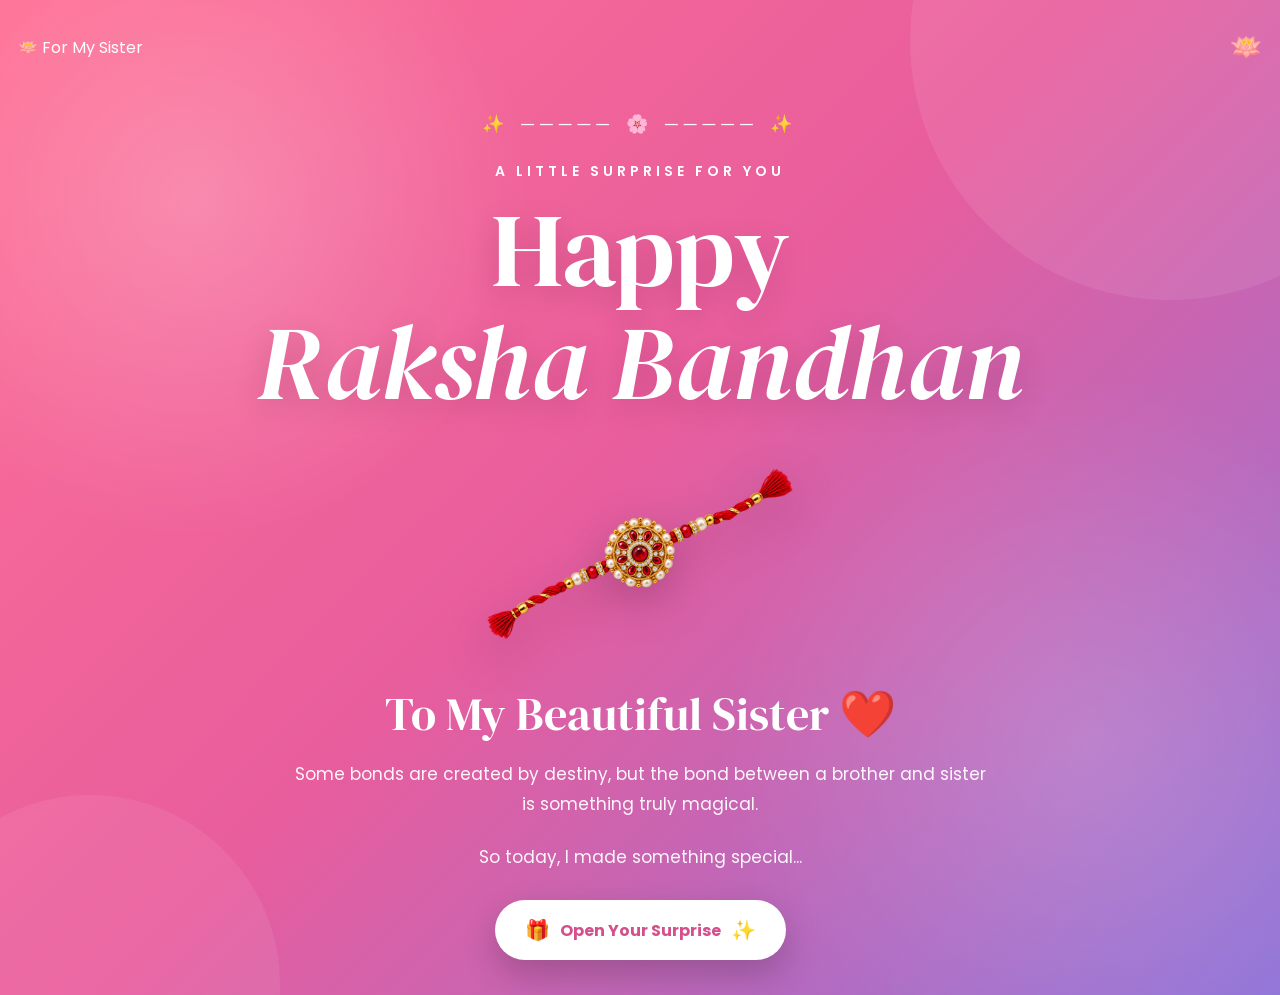
<file: index.html>
<!DOCTYPE html>
<html lang="en">

<head>
    <meta charset="UTF-8">

    <meta name="viewport"
          content="width=device-width, initial-scale=1.0">

    <title>Happy Raksha Bandhan ❤️</title>

    <link rel="preconnect"
          href="https://fonts.googleapis.com">

    <link rel="preconnect"
          href="https://fonts.gstatic.com"
          crossorigin>

    <link href="https://fonts.googleapis.com/css2?family=DM+Serif+Display:ital@0;1&family=Poppins:wght@300;400;500;600;700&display=swap"
          rel="stylesheet">

    <link rel="stylesheet"
          href="./styles.css">
</head>


<body>

    <!-- Floating decorations -->

    <div class="floating-elements">

        <span>❤️</span>
        <span>✨</span>
        <span>🌸</span>
        <span>💗</span>
        <span>✨</span>
        <span>🌸</span>
        <span>❤️</span>
        <span>💫</span>

    </div>


    <!-- Navbar -->

    <nav class="navbar">

        <div class="logoi">
            🪷 For My Sister
        </div>

        <div class="nav-rakhi">
            🪷
        </div>

    </nav>


    <!-- Main Hero -->

    <section class="hero">

        <div class="hero-content">


            <!-- Decoration -->

            <div class="top-decoration">
                ✨ ───── 🌸 ───── ✨
            </div>


            <!-- Small Heading -->

            <div class="small-heading">
                A LITTLE SURPRISE FOR YOU
            </div>


            <!-- Main Heading -->

            <h1>

                Happy

                <span>
                    Raksha Bandhan
                </span>

            </h1>


            <!-- Rakhi -->

            <div class="rakhi-icon">

                <img
                    src="images/rakhi.png"
                    alt="Beautiful Raksha Bandhan Rakhi">

            </div>


            <!-- Sister Text -->

            <h2>
                To My Beautiful Sister ❤️
            </h2>


            <!-- Description -->

            <p class="hero-description">

                Some bonds are created by destiny,
                but the bond between a brother and
                sister is something truly magical.

            </p>


            <p class="hero-description special-line">

                So today, I made something special...

            </p>


            <!-- Surprise Button -->

            <a
                href="surprise.html"
                class="surprise-button">

                <span>🎁</span>

                Open Your Surprise

                <span>✨</span>

            </a>


        </div>

    </section>


    <script src="script.js"></script>

</body>

</html>
</file>
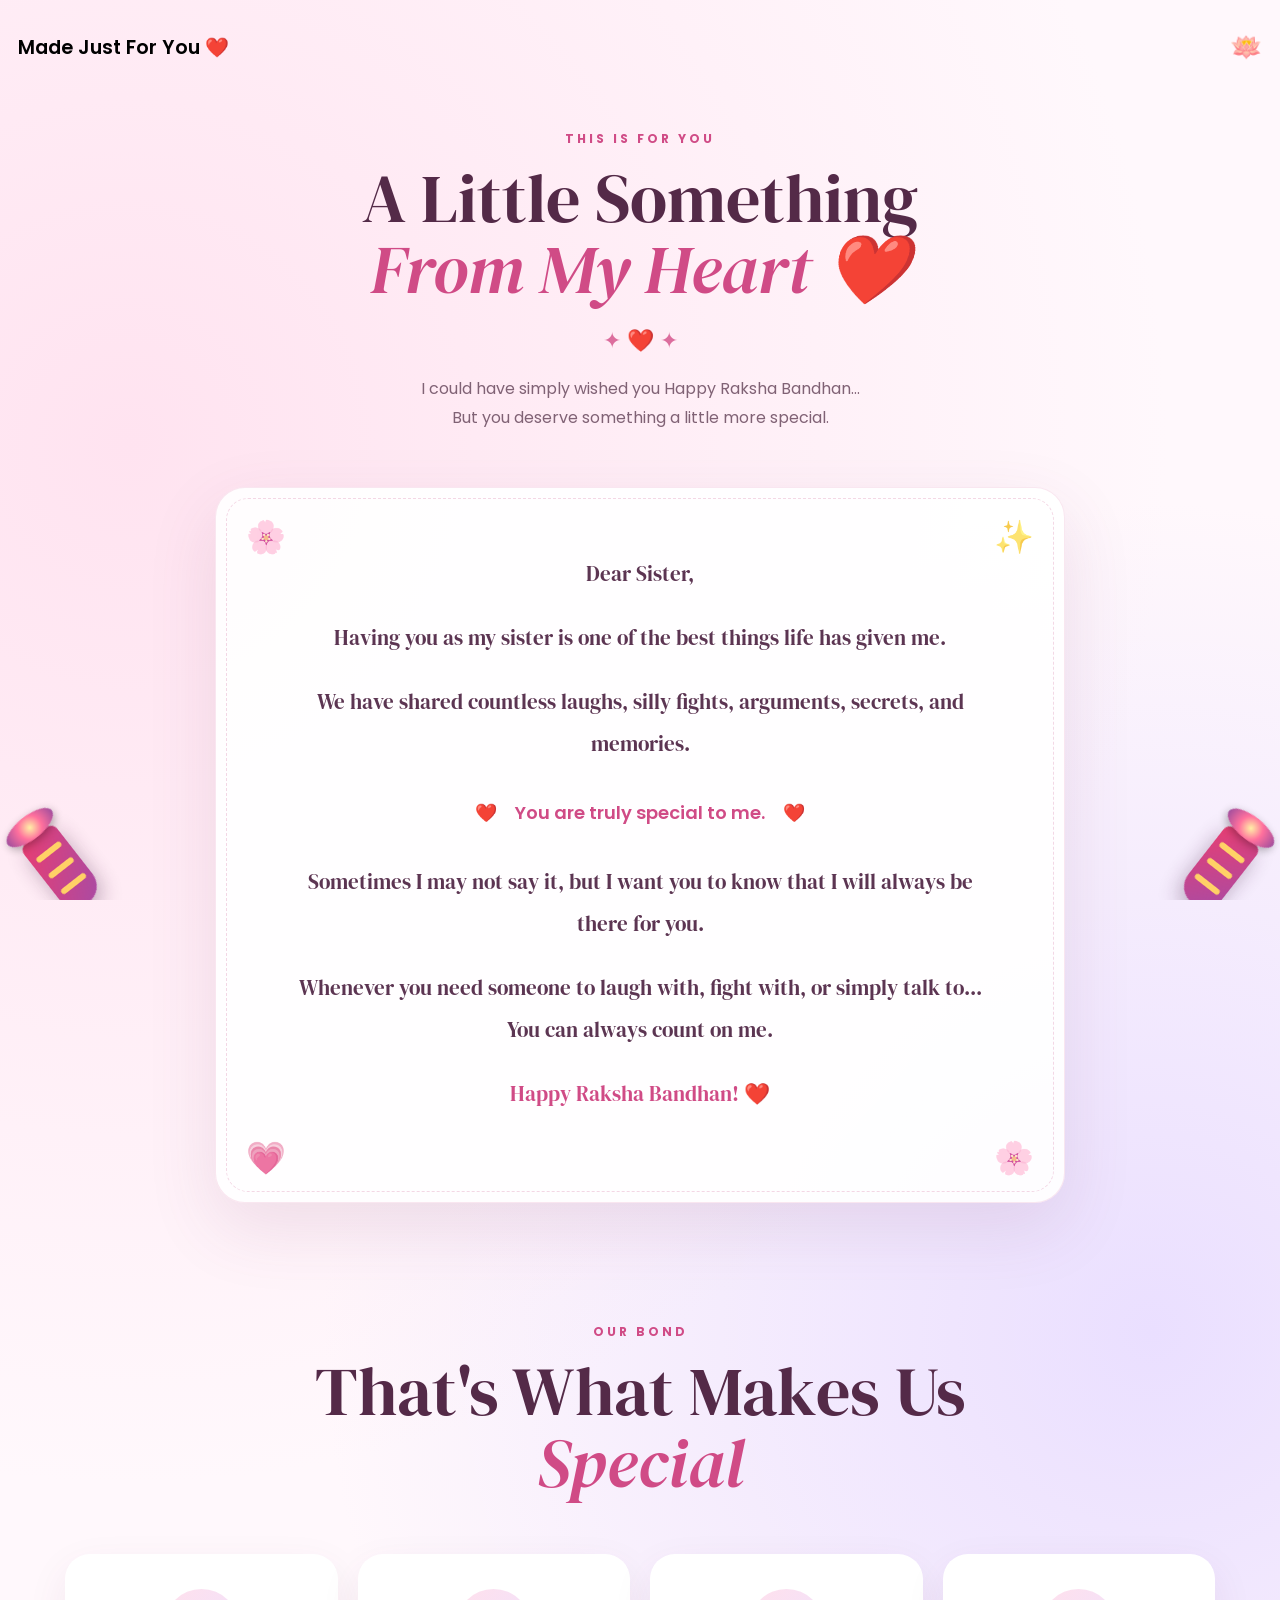
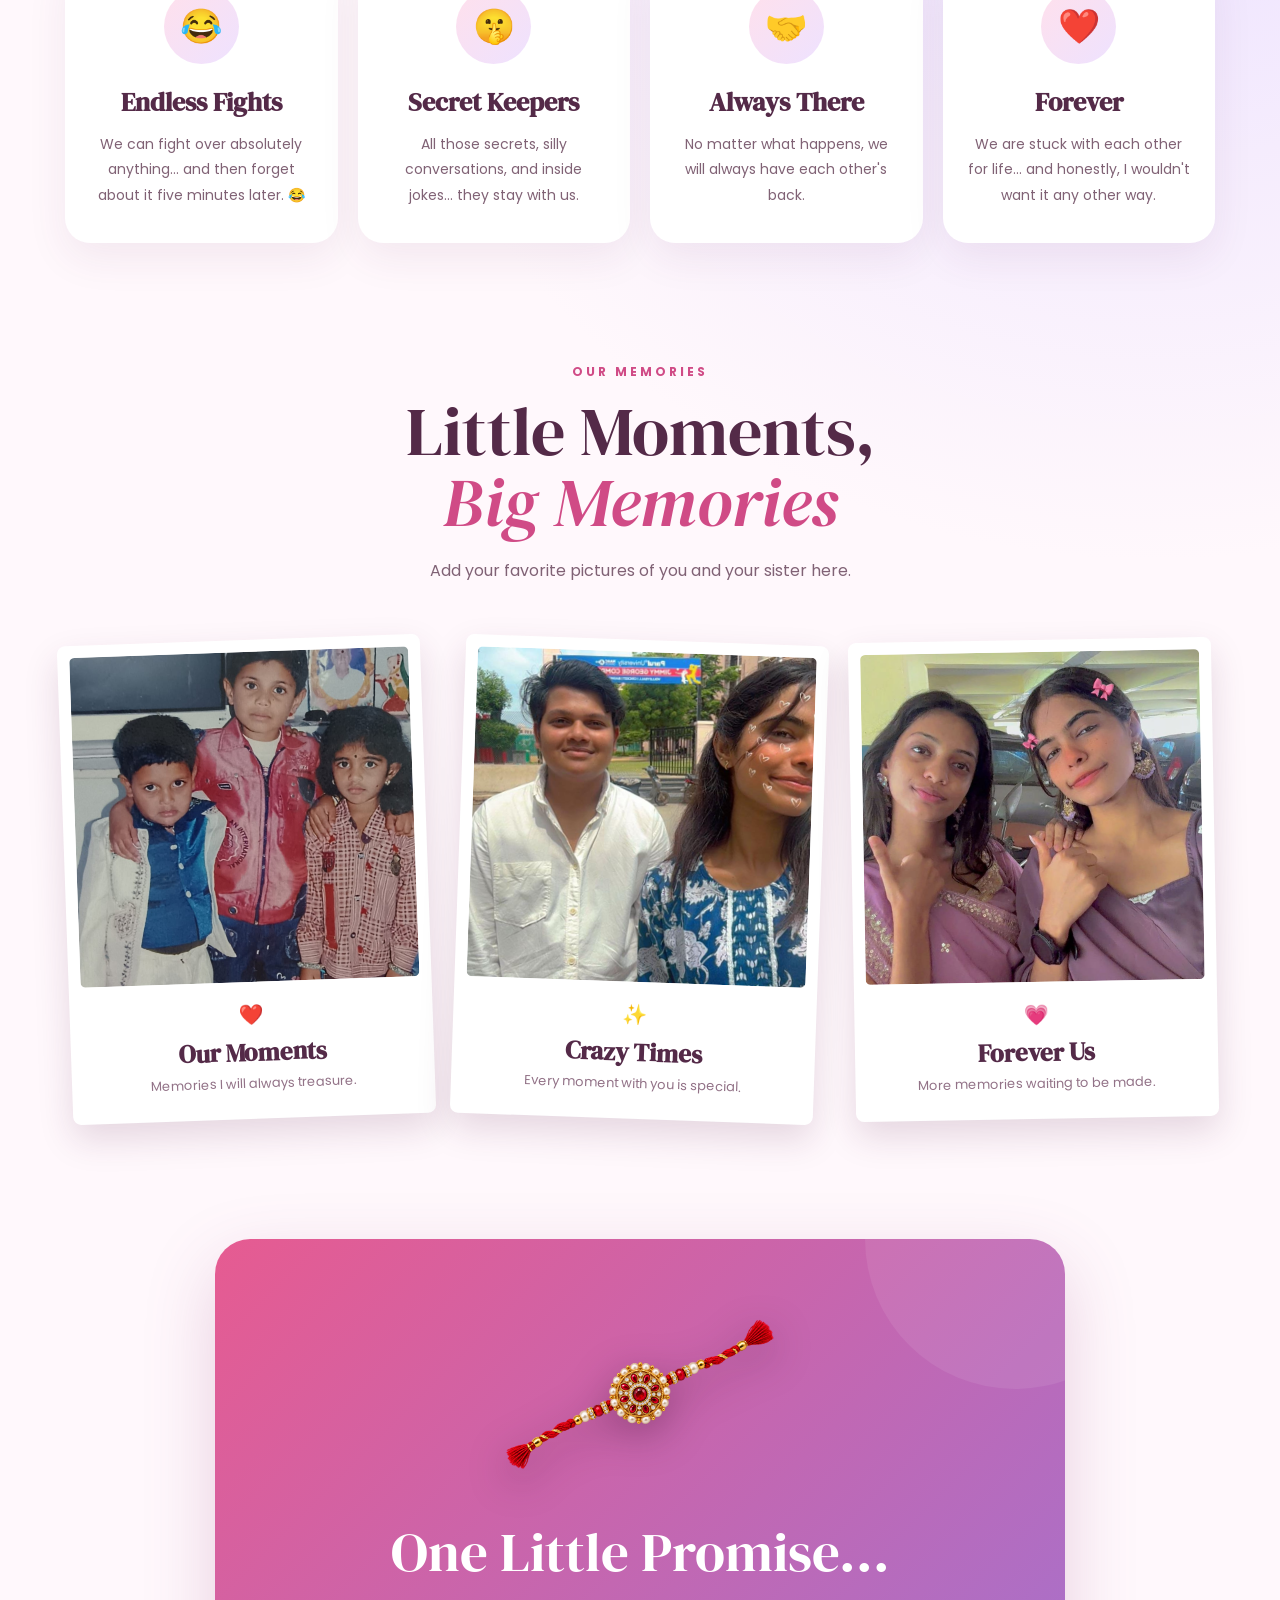
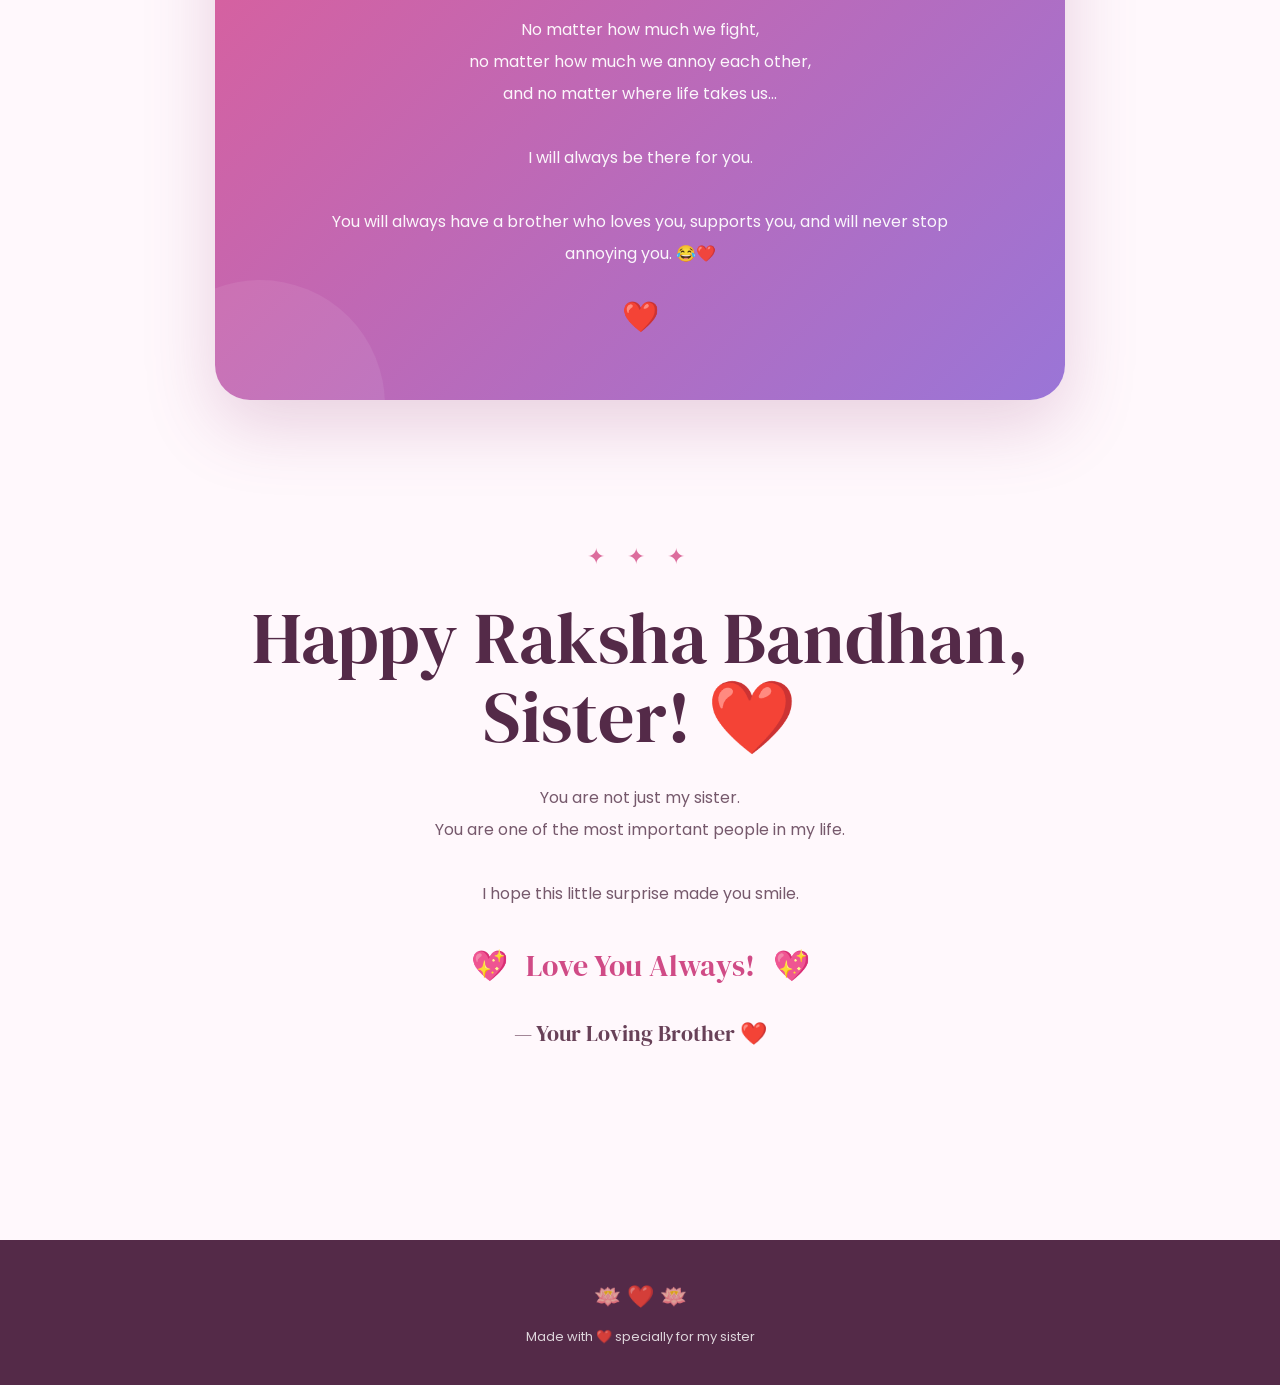
<file: surprise.html>
<!DOCTYPE html>
<html lang="en">

<head>

    <meta charset="UTF-8">

    <meta
        name="viewport"
        content="width=device-width, initial-scale=1.0">

    <title>Your Surprise ❤️</title>

    <link
        rel="preconnect"
        href="https://fonts.googleapis.com">

    <link
        rel="preconnect"
        href="https://fonts.gstatic.com"
        crossorigin>

    <link
        href="https://fonts.googleapis.com/css2?family=DM+Serif+Display:ital@0;1&family=Poppins:wght@300;400;500;600;700&display=swap"
        rel="stylesheet">

    <!-- IMPORTANT -->
    <link
        rel="stylesheet"
        href="./styles.css">

</head>


<body>


    <!-- =================================================
         PARTY POPPER AREA
         JavaScript will create the confetti here
    ================================================== -->

    <div
        id="partyPopper"
        class="party-popper">

        <div class="popper popper-left">

            <div class="popper-body"></div>

            <div class="popper-opening"></div>

        </div>


        <div class="popper popper-right">

            <div class="popper-body"></div>

            <div class="popper-opening"></div>

        </div>


        <div class="confetti-container"></div>

    </div>



    <!-- =================================================
         FLOATING BACKGROUND
    ================================================== -->

    <div class="floating-elements">

        <span>❤️</span>
        <span>✨</span>
        <span>🌸</span>
        <span>💗</span>
        <span>✨</span>
        <span>🌸</span>
        <span>❤️</span>
        <span>💫</span>

    </div>



    <!-- =================================================
         NAVBAR
    ================================================== -->

    <nav class="navbar">

        <div class="logi">
            Made Just For You ❤️
        </div>

        <div class="nav-rakhi">
            🪷
        </div>

    </nav>



    <!-- =================================================
         MAIN
    ================================================== -->

    <main class="surprise-section">

        <div class="section-container">



            <!-- =================================================
                 INTRO
            ================================================== -->

            <section class="section-heading">

                <div class="section-label">
                    THIS IS FOR YOU
                </div>


                <h1>

                    A Little Something

                    <span>
                        From My Heart ❤️
                    </span>

                </h1>


                <div class="heading-line">
                    ✦ ❤️ ✦
                </div>


                <p class="section-description">

                    I could have simply wished you
                    Happy Raksha Bandhan...

                    <br>

                    But you deserve something
                    a little more special.

                </p>

            </section>



            <!-- =================================================
                 LETTER
            ================================================== -->

            <section class="letter-card">


                <!-- Decorations -->

                <div class="letter-decoration top-left">
                    🌸
                </div>

                <div class="letter-decoration top-right">
                    ✨
                </div>

                <div class="letter-decoration bottom-left">
                    💗
                </div>

                <div class="letter-decoration bottom-right">
                    🌸
                </div>



                <!-- Letter -->

                <div class="letter-content">


                    <p>
                        Dear Sister,
                    </p>


                    <p>

                        Having you as my sister is
                        one of the best things life
                        has given me.

                    </p>


                    <p>

                        We have shared countless
                        laughs, silly fights,
                        arguments, secrets,
                        and memories.

                    </p>


                    <div class="special-message">

                        <span>❤️</span>

                        You are truly special to me.

                        <span>❤️</span>

                    </div>


                    <p>

                        Sometimes I may not say it,
                        but I want you to know that
                        I will always be there for you.

                    </p>


                    <p>

                        Whenever you need someone
                        to laugh with, fight with,
                        or simply talk to...

                        <br>

                        You can always count on me.

                    </p>


                    <p class="letter-ending">

                        Happy Raksha Bandhan! ❤️

                    </p>

                </div>

            </section>



            <!-- =================================================
                 OUR BOND
            ================================================== -->

            <section class="bond-section">


                <div class="section-heading">

                    <div class="section-label">
                        OUR BOND
                    </div>


                    <h2>

                        That's What Makes Us

                        <span>
                            Special
                        </span>

                    </h2>

                </div>



                <div class="bond-cards">


                    <!-- Card 1 -->

                    <div class="bond-card">

                        <div class="bond-icon">
                            😂
                        </div>


                        <h3>
                            Endless Fights
                        </h3>


                        <p>

                            We can fight over
                            absolutely anything...

                            and then forget about it
                            five minutes later. 😂

                        </p>

                    </div>



                    <!-- Card 2 -->

                    <div class="bond-card">

                        <div class="bond-icon">
                            🤫
                        </div>


                        <h3>
                            Secret Keepers
                        </h3>


                        <p>

                            All those secrets,
                            silly conversations,
                            and inside jokes...

                            they stay with us.

                        </p>

                    </div>



                    <!-- Card 3 -->

                    <div class="bond-card">

                        <div class="bond-icon">
                            🤝
                        </div>


                        <h3>
                            Always There
                        </h3>


                        <p>

                            No matter what happens,
                            we will always have
                            each other's back.

                        </p>

                    </div>



                    <!-- Card 4 -->

                    <div class="bond-card">

                        <div class="bond-icon">
                            ❤️
                        </div>


                        <h3>
                            Forever
                        </h3>


                        <p>

                            We are stuck with each
                            other for life...

                            and honestly,
                            I wouldn't want it any other way.

                        </p>

                    </div>


                </div>

            </section>



            <!-- =================================================
                 MEMORIES
            ================================================== -->

            <section class="memory-section">


                <div class="section-heading">

                    <div class="section-label">
                        OUR MEMORIES
                    </div>


                    <h2>

                        Little Moments,

                        <span>
                            Big Memories
                        </span>

                    </h2>


                    <p class="section-description">

                        Add your favorite pictures
                        of you and your sister here.

                    </p>

                </div>



                <div class="memory-grid">


                    <!-- PHOTO 1 -->

                    <div class="memory-photo">

                        <div class="photo-frame">

                            <img
                                src="images/photo1.jpg"
                                alt="Beautiful memory">

                        </div>


                        <div class="photo-caption">

                            <span>
                                ❤️
                            </span>


                            <h3>
                                Our Moments
                            </h3>


                            <p>
                                Memories I will always treasure.
                            </p>

                        </div>

                    </div>



                    <!-- PHOTO 2 -->

                    <div class="memory-photo">

                        <div class="photo-frame">

                            <img
                                src="images/photo2.jpg"
                                alt="Beautiful memory">

                        </div>


                        <div class="photo-caption">

                            <span>
                                ✨
                            </span>


                            <h3>
                                Crazy Times
                            </h3>


                            <p>
                                Every moment with you is special.
                            </p>

                        </div>

                    </div>



                    <!-- PHOTO 3 -->

                    <div class="memory-photo">

                        <div class="photo-frame">

                            <img
                                src="images/photo3.jpg"
                                alt="Beautiful memory">

                        </div>


                        <div class="photo-caption">

                            <span>
                                💗
                            </span>


                            <h3>
                                Forever Us
                            </h3>


                            <p>
                                More memories waiting to be made.
                            </p>

                        </div>

                    </div>


                </div>

            </section>



            <!-- =================================================
                 ONE LITTLE PROMISE
            ================================================== -->

            <section class="promise-section">


                <div class="promise-card">


                    <!-- REAL RAKHI -->

                    <div class="promise-rakhi">

                        <img
                            src="images/rakhi.png"
                            alt="Traditional Raksha Bandhan Rakhi">

                    </div>



                    <h2>
                        One Little Promise...
                    </h2>



                    <p>

                        No matter how much we fight,

                        <br>

                        no matter how much we
                        annoy each other,

                        <br>

                        and no matter where life
                        takes us...

                        <br><br>

                        I will always be there for you.

                        <br><br>

                        You will always have a brother
                        who loves you, supports you,
                        and will never stop annoying you. 😂❤️

                    </p>



                    <div class="promise-heart">
                        ❤️
                    </div>


                </div>

            </section>



            <!-- =================================================
                 FINAL MESSAGE
            ================================================== -->

            <section class="final-section">


                <div class="final-decoration">
                    ✦ ✦ ✦
                </div>



                <h2>

                    Happy Raksha Bandhan,

                    <br>

                    Sister! ❤️

                </h2>



                <p>

                    You are not just my sister.

                    <br>

                    You are one of the most
                    important people in my life.

                    <br><br>

                    I hope this little surprise
                    made you smile.

                </p>



                <div class="final-message">

                    <span>💖</span>

                    Love You Always!

                    <span>💖</span>

                </div>



                <p class="signature">

                    — Your Loving Brother ❤️

                </p>


            </section>


        </div>

    </main>



    <!-- =================================================
         FOOTER
    ================================================== -->

    <footer>

        <div class="footer-rakhi">
            🪷 ❤️ 🪷
        </div>


        Made with ❤️ specially
        for my sister


    </footer>



    <!-- =================================================
         JAVASCRIPT
    ================================================== -->

    <script
        src="script.js">
    </script>


</body>

</html>
</file>
<file: styles.css>
/* =========================================================
   RAKSHA BANDHAN WEBSITE
   COMPLETE RESPONSIVE STYLES
   Desktop + Android + iPhone
========================================================= */


/* =========================================================
   RESET
========================================================= */

* {
    margin: 0;
    padding: 0;
    box-sizing: border-box;
}

html {
    width: 100%;
    min-height: 100%;
    scroll-behavior: smooth;
}

body {
    width: 100%;
    min-height: 100vh;

    overflow-x: hidden;

    font-family: "Poppins", sans-serif;

    background: #fff7fb;

    color: #542a48;
}

a {
    text-decoration: none;
    color: inherit;
}

img {
    max-width: 100%;
    display: block;
}


/* =========================================================
   FLOATING BACKGROUND ELEMENTS
========================================================= */

.floating-elements {
    position: fixed;

    inset: 0;

    width: 100%;
    height: 100%;

    overflow: hidden;

    pointer-events: none;

    z-index: 1;
}

.floating-elements span {
    position: absolute;

    bottom: -60px;

    font-size: 24px;

    opacity: 0.45;

    animation:
        floatUp
        12s
        linear
        infinite;
}

.floating-elements span:nth-child(1) {
    left: 5%;
    animation-duration: 12s;
}

.floating-elements span:nth-child(2) {
    left: 18%;
    animation-duration: 15s;
    animation-delay: 2s;
}

.floating-elements span:nth-child(3) {
    left: 31%;
    animation-duration: 13s;
    animation-delay: 4s;
}

.floating-elements span:nth-child(4) {
    left: 45%;
    animation-duration: 17s;
    animation-delay: 1s;
}

.floating-elements span:nth-child(5) {
    left: 58%;
    animation-duration: 14s;
    animation-delay: 3s;
}

.floating-elements span:nth-child(6) {
    left: 72%;
    animation-duration: 18s;
    animation-delay: 5s;
}

.floating-elements span:nth-child(7) {
    left: 84%;
    animation-duration: 13s;
    animation-delay: 2s;
}

.floating-elements span:nth-child(8) {
    left: 94%;
    animation-duration: 16s;
    animation-delay: 6s;
}

@keyframes floatUp {

    0% {
        transform:
            translateY(0)
            rotate(0deg);

        opacity: 0;
    }

    15% {
        opacity: 0.45;
    }

    80% {
        opacity: 0.45;
    }

    100% {
        transform:
            translateY(-120vh)
            rotate(360deg);

        opacity: 0;
    }
}


/* =========================================================
   NAVBAR
========================================================= */

.navbar {
    position: absolute;

    top: 0;
    left: 0;

    width: 100%;

    padding:
        28px clamp(20px, 7vw, 110px);

    display: flex;

    align-items: center;

    justify-content: space-between;

    z-index: 20;

    color: white;
}

.logo {
    font-size:
        clamp(15px, 1.5vw, 20px);

    font-weight: 600;

    white-space: nowrap;
}

.logi{
    font-size:
        clamp(15px, 1.5vw, 20px);

    font-weight: 600;
    
    white-space: nowrap;
    color: black;
    
}

.nav-rakhi {
    font-size: 26px;

    animation:
        gentleRotate
        4s
        ease-in-out
        infinite;
}

@keyframes gentleRotate {

    0%,
    100% {
        transform:
            rotate(-8deg);
    }

    50% {
        transform:
            rotate(8deg);
    }
}


/* =========================================================
   FIRST PAGE — HERO
========================================================= */

.hero {

    position: relative;

    width: 100%;

    min-height: 100vh;

    min-height: 100svh;

    display: flex;

    align-items: center;

    justify-content: center;

    text-align: center;

    padding:
        110px 20px 60px;

    color: white;

    overflow: hidden;

    background:

        radial-gradient(
            circle at 15% 20%,
            rgba(255,255,255,0.22),
            transparent 25%
        ),

        radial-gradient(
            circle at 85% 75%,
            rgba(255,255,255,0.16),
            transparent 28%
        ),

        linear-gradient(
            135deg,
            #ff7095 0%,
            #e85d9d 48%,
            #8f73d8 100%
        );
}


/* Large background circle */

.hero::before {

    content: "";

    position: absolute;

    width:
        min(520px, 55vw);

    height:
        min(520px, 55vw);

    border-radius: 50%;

    background:
        rgba(255,255,255,0.08);

    top: -220px;

    right: -150px;
}


/* Small background circle */

.hero::after {

    content: "";

    position: absolute;

    width:
        min(380px, 45vw);

    height:
        min(380px, 45vw);

    border-radius: 50%;

    background:
        rgba(255,255,255,0.07);

    bottom: -180px;

    left: -100px;
}


/* =========================================================
   HERO CONTENT
========================================================= */

.hero-content {

    position: relative;

    z-index: 5;

    width: 100%;

    max-width: 1000px;

    margin: auto;

    animation:
        heroAppear
        1s
        ease;
}

@keyframes heroAppear {

    from {
        opacity: 0;

        transform:
            translateY(25px);
    }

    to {
        opacity: 1;

        transform:
            translateY(0);
    }
}


/* =========================================================
   TOP DECORATION
========================================================= */

.top-decoration {

    margin-bottom: 24px;

    font-size:
        clamp(13px, 1.5vw, 18px);

    letter-spacing: 6px;

    opacity: 0.95;
}


/* =========================================================
   SMALL HEADING
========================================================= */

.small-heading {

    margin-bottom: 18px;

    font-size:
        clamp(10px, 1.2vw, 14px);

    font-weight: 600;

    letter-spacing: 4px;

    line-height: 1.5;
}


/* =========================================================
   MAIN TITLE
========================================================= */

.hero h1 {

    margin: 0;

    font-family:
        "DM Serif Display",
        serif;

    font-size:
        clamp(60px, 9vw, 105px);

    font-weight: 400;

    line-height: 0.95;

    text-shadow:
        0 8px 30px
        rgba(70,10,50,0.18);
}

.hero h1 span {

    display: block;

    margin-top: 12px;

    font-style: italic;

    color: white;
}


/* =========================================================
   RAKHI
========================================================= */

.rakhi-icon {

    width:
        clamp(210px, 24vw, 320px);

    height:
        clamp(170px, 19vw, 240px);

    margin:
        22px auto 12px;

    display: flex;

    align-items: center;

    justify-content: center;

    animation:
        rakhiFloat
        4s
        ease-in-out
        infinite;
}

.rakhi-icon img {

    width: 100%;

    height: 100%;

    object-fit: contain;

    filter:
        drop-shadow(
            0 15px 22px
            rgba(60,15,50,0.28)
        );

    transition:
        transform 0.4s ease;
}

.rakhi-icon img:hover {

    transform:
        scale(1.06)
        rotate(-2deg);
}

@keyframes rakhiFloat {

    0%,
    100% {
        transform:
            translateY(0);
    }

    50% {
        transform:
            translateY(-8px);
    }
}


/* =========================================================
   SISTER TITLE
========================================================= */

.hero h2 {

    margin:
        8px auto 18px;

    font-family:
        "DM Serif Display",
        serif;

    font-size:
        clamp(28px, 4vw, 46px);

    font-weight: 400;

    line-height: 1.2;
}


/* =========================================================
   DESCRIPTION
========================================================= */

.hero-description {

    width:
        min(700px, 100%);

    margin:
        0 auto;

    font-size:
        clamp(13px, 1.5vw, 17px);

    line-height: 1.8;

    color:
        rgba(255,255,255,0.94);
}

.special-line {

    margin-top: 22px;
}


/* =========================================================
   SURPRISE BUTTON
========================================================= */

.surprise-button {

    display: inline-flex;

    align-items: center;

    justify-content: center;

    gap: 10px;

    min-height: 56px;

    margin-top: 28px;

    padding:
        15px 30px;

    border-radius: 100px;

    background: white;

    color: #d44f8c;

    font-size: 16px;

    font-weight: 700;

    box-shadow:
        0 14px 35px
        rgba(0,0,0,0.20);

    transition:
        transform 0.25s ease,
        box-shadow 0.25s ease;
}

.surprise-button:hover {

    transform:
        translateY(-5px)
        scale(1.03);

    box-shadow:
        0 20px 45px
        rgba(0,0,0,0.25);
}

.surprise-button:active {

    transform:
        scale(0.96);
}

.surprise-button span {

    font-size: 20px;
}


/* =========================================================
   SECOND PAGE
========================================================= */

.surprise-section {

    position: relative;

    min-height: 100vh;

    padding:
        130px 20px 80px;

    background:

        radial-gradient(
            circle at 10% 10%,
            #ffe3f0,
            transparent 25%
        ),

        radial-gradient(
            circle at 90% 30%,
            #eadfff,
            transparent 25%
        ),

        #fff8fc;
}

.section-container {

    position: relative;

    z-index: 3;

    max-width: 1150px;

    margin: auto;
}


/* =========================================================
   SECOND PAGE HEADINGS
========================================================= */

.section-heading {

    text-align: center;

    margin-bottom: 55px;
}

.section-label {

    color: #d04b86;

    font-size: 12px;

    font-weight: 700;

    letter-spacing: 3px;

    margin-bottom: 15px;
}

.section-heading h1,
.section-heading h2 {

    font-family:
        "DM Serif Display",
        serif;

    font-size:
        clamp(42px, 6vw, 68px);

    line-height: 1.05;

    font-weight: 400;

    color: #542a48;
}

.section-heading h1 span,
.section-heading h2 span {

    display: block;

    color: #d04b86;

    font-style: italic;
}

.heading-line {

    margin-top: 18px;

    color: #dc6d9d;

    font-size: 22px;
}

.section-description {

    max-width: 650px;

    margin:
        18px auto 0;

    color: #806275;

    font-size: 16px;

    line-height: 1.8;
}


/* =========================================================
   LETTER CARD
========================================================= */

.letter-card {

    position: relative;

    max-width: 850px;

    margin: 0 auto;

    padding:
        65px 75px;

    background:
        rgba(255,255,255,0.92);

    border:
        1px solid
        rgba(220,120,170,0.18);

    border-radius: 30px;

    box-shadow:
        0 25px 70px
        rgba(125,61,110,0.12);

    overflow: hidden;
}

.letter-card::before {

    content: "";

    position: absolute;

    inset: 10px;

    border:
        1px dashed
        rgba(211,102,153,0.25);

    border-radius: 22px;

    pointer-events: none;
}

.letter-content {

    position: relative;

    z-index: 2;

    font-family:
        "DM Serif Display",
        serif;

    font-size: 21px;

    line-height: 2;

    text-align: center;

    color: #5c3552;
}

.letter-content p {

    margin-bottom: 22px;
}

.special-message {

    display: flex;

    align-items: center;

    justify-content: center;

    gap: 18px;

    margin:
        30px 0;

    font-family:
        "Poppins",
        sans-serif;

    font-size: 18px;

    font-weight: 600;

    color: #d04b86;
}

.special-message span {

    animation:
        heartBeat
        1.5s
        infinite;
}

@keyframes heartBeat {

    0%,
    100% {
        transform:
            scale(1);
    }

    25% {
        transform:
            scale(1.2);
    }

    50% {
        transform:
            scale(1);
    }

    75% {
        transform:
            scale(1.15);
    }
}

.letter-ending {

    color: #d04b86;
}


/* =========================================================
   LETTER DECORATIONS
========================================================= */

.letter-decoration {

    position: absolute;

    font-size: 32px;

    opacity: 0.7;

    z-index: 3;
}

.top-left {
    top: 25px;
    left: 30px;
}

.top-right {
    top: 25px;
    right: 30px;
}

.bottom-left {
    bottom: 20px;
    left: 30px;
}

.bottom-right {
    bottom: 20px;
    right: 30px;
}


/* =========================================================
   OUR BOND
========================================================= */

.bond-section {

    margin-top: 120px;
}

.bond-cards {

    display: grid;

    grid-template-columns:
        repeat(4, 1fr);

    gap: 20px;
}

.bond-card {

    background: white;

    padding:
        35px 25px;

    border-radius: 25px;

    text-align: center;

    box-shadow:
        0 15px 40px
        rgba(100,40,90,0.08);

    transition:
        transform 0.3s ease,
        box-shadow 0.3s ease;
}

.bond-card:hover {

    transform:
        translateY(-10px);

    box-shadow:
        0 25px 50px
        rgba(100,40,90,0.15);
}

.bond-icon {

    width: 75px;

    height: 75px;

    margin:
        0 auto 20px;

    display: flex;

    align-items: center;

    justify-content: center;

    border-radius: 50%;

    background:
        linear-gradient(
            135deg,
            #ffe0ec,
            #eee2ff
        );

    font-size: 34px;
}

.bond-card h3 {

    font-family:
        "DM Serif Display",
        serif;

    font-size: 26px;

    color: #542a48;

    margin-bottom: 12px;
}

.bond-card p {

    color: #806275;

    font-size: 14px;

    line-height: 1.8;
}


/* =========================================================
   MEMORIES
========================================================= */

.memory-section {

    margin-top: 120px;
}

.memory-grid {

    display: grid;

    grid-template-columns:
        repeat(3, 1fr);

    gap: 30px;
}

.memory-photo {

    background: white;

    padding:
        12px 12px 25px;

    border-radius: 8px;

    box-shadow:
        0 15px 35px
        rgba(80,30,70,0.15);

    transform:
        rotate(-2deg);

    transition:
        transform 0.4s ease,
        box-shadow 0.4s ease;

    cursor: pointer;
}

.memory-photo:nth-child(2) {

    transform:
        rotate(2deg);
}

.memory-photo:nth-child(3) {

    transform:
        rotate(-1deg);
}

.memory-photo:hover {

    transform:
        translateY(-12px)
        rotate(0deg)
        scale(1.03);

    box-shadow:
        0 25px 50px
        rgba(80,30,70,0.22);
}

.photo-frame {

    width: 100%;

    height: 330px;

    overflow: hidden;

    border-radius: 5px;

    background: #f5e8ef;
}

.photo-frame img {

    width: 100%;

    height: 100%;

    object-fit: cover;

    transition:
        transform 0.6s ease;
}

.memory-photo:hover
.photo-frame img {

    transform:
        scale(1.08);
}

.photo-caption {

    text-align: center;

    padding-top: 18px;
}

.photo-caption span {

    font-size: 20px;
}

.photo-caption h3 {

    font-family:
        "DM Serif Display",
        serif;

    font-size: 25px;

    color: #542a48;

    margin: 5px 0;
}

.photo-caption p {

    color: #927287;

    font-size: 13px;
}


/* =========================================================
   PROMISE SECTION
========================================================= */

.promise-section {

    margin-top: 120px;

    display: flex;

    justify-content: center;
}

.promise-card {

    position: relative;

    width: 100%;

    max-width: 850px;

    padding:
        60px 40px;

    text-align: center;

    border-radius: 35px;

    color: white;

    background:
        linear-gradient(
            135deg,
            #e65b91,
            #9a75d7
        );

    box-shadow:
        0 25px 70px
        rgba(150,65,125,0.22);

    overflow: hidden;
}

.promise-card::before {

    content: "";

    position: absolute;

    width: 300px;

    height: 300px;

    border-radius: 50%;

    background:
        rgba(255,255,255,0.08);

    top: -150px;

    right: -100px;
}

.promise-card::after {

    content: "";

    position: absolute;

    width: 250px;

    height: 250px;

    border-radius: 50%;

    background:
        rgba(255,255,255,0.08);

    bottom: -130px;

    left: -80px;
}


/* =========================================================
   PROMISE RAKHI
========================================================= */

.promise-rakhi {

    position: relative;

    z-index: 3;

    width: 270px;

    height: 190px;

    margin:
        0 auto 25px;

    display: flex;

    align-items: center;

    justify-content: center;

    animation:
        rakhiFloat
        4s
        ease-in-out
        infinite;
}

.promise-rakhi img {

    width: 100%;

    height: 100%;

    object-fit: contain;

    filter:
        drop-shadow(
            0 12px 20px
            rgba(50,10,40,0.35)
        );
}

.promise-card h2 {

    position: relative;

    z-index: 3;

    font-family:
        "DM Serif Display",
        serif;

    font-size:
        clamp(38px, 5vw, 55px);

    font-weight: 400;
}

.promise-card p {

    position: relative;

    z-index: 3;

    max-width: 650px;

    margin:
        25px auto 0;

    font-size: 16px;

    line-height: 2;

    color:
        rgba(255,255,255,0.94);
}

.promise-heart {

    position: relative;

    z-index: 3;

    margin-top: 25px;

    font-size: 30px;

    animation:
        heartBeat
        1.5s
        infinite;
}


/* =========================================================
   FINAL SECTION
========================================================= */

.final-section {

    padding:
        140px 20px 80px;

    text-align: center;
}

.final-decoration {

    color: #dc6d9d;

    font-size: 22px;

    letter-spacing: 8px;

    margin-bottom: 25px;
}

.final-section h2 {

    font-family:
        "DM Serif Display",
        serif;

    font-size:
        clamp(45px, 7vw, 72px);

    font-weight: 400;

    line-height: 1.1;

    color: #542a48;
}

.final-section > p {

    max-width: 650px;

    margin:
        25px auto;

    color: #76596c;

    font-size: 16px;

    line-height: 2;
}

.final-message {

    display: flex;

    align-items: center;

    justify-content: center;

    gap: 18px;

    margin-top: 35px;

    font-family:
        "DM Serif Display",
        serif;

    font-size: 30px;

    color: #d04b86;
}

.signature {

    font-family:
        "DM Serif Display",
        serif;

    font-size: 22px !important;

    color: #684158 !important;
}


/* =========================================================
   FOOTER
========================================================= */

footer {

    position: relative;

    z-index: 5;

    padding:
        35px 20px;

    text-align: center;

    background:
        #542a48;

    color:
        rgba(255,255,255,0.8);

    font-size: 13px;

    line-height: 2;
}

.footer-rakhi {

    font-size: 22px;

    margin-bottom: 5px;
}


/* =========================================================
   PARTY POPPERS
========================================================= */

.party-popper {

    position: fixed;

    inset: 0;

    width: 100%;

    height: 100%;

    pointer-events: none;

    overflow: hidden;

    z-index: 9999;
}

.popper {

    position: absolute;

    bottom: -120px;

    width: 65px;

    height: 115px;

    z-index: 10000;
}

.popper-left {

    left: 20px;

    transform:
        rotate(-38deg);

    animation:
        popperLeft
        0.8s
        cubic-bezier(.2,.8,.3,1)
        forwards;
}

.popper-right {

    right: 20px;

    transform:
        rotate(38deg);

    animation:
        popperRight
        0.8s
        cubic-bezier(.2,.8,.3,1)
        forwards;
}

.popper-body {

    position: absolute;

    bottom: 0;

    left: 12px;

    width: 42px;

    height: 85px;

    border-radius:
        8px 8px 20px 20px;

    background:
        linear-gradient(
            135deg,
            #e83e72,
            #a74ba5
        );

    box-shadow:
        0 8px 20px
        rgba(60,20,60,0.3);
}

.popper-body::before {

    content: "";

    position: absolute;

    left: 6px;

    right: 6px;

    top: 18px;

    height: 6px;

    border-radius: 10px;

    background:
        #ffd166;

    box-shadow:
        0 20px 0 #ffd166,
        0 40px 0 #ffd166;
}

.popper-opening {

    position: absolute;

    top: 8px;

    left: 5px;

    width: 56px;

    height: 24px;

    border-radius: 50%;

    background:
        radial-gradient(
            circle,
            #fff0a6,
            #ff709d 40%,
            #94499d 100%
        );

    box-shadow:
        0 3px 8px
        rgba(0,0,0,0.3);
}

@keyframes popperLeft {

    0% {
        bottom: -120px;
    }

    100% {
        bottom: -15px;
    }
}

@keyframes popperRight {

    0% {
        bottom: -120px;
    }

    100% {
        bottom: -15px;
    }
}


/* =========================================================
   CONFETTI
========================================================= */

.confetti-container {

    position: absolute;

    inset: 0;

    overflow: hidden;

    pointer-events: none;
}

.confetti {

    position: absolute;

    opacity: 0;

    animation:
        confettiFly
        2.2s
        cubic-bezier(.15,.75,.3,1)
        forwards;
}

@keyframes confettiFly {

    0% {

        opacity: 1;

        transform:
            translate(0, 0)
            rotate(0deg)
            scale(0.5);
    }

    30% {

        opacity: 1;
    }

    70% {

        opacity: 1;
    }

    100% {

        opacity: 0;

        transform:
            translate(
                var(--confetti-x),
                var(--confetti-y)
            )
            rotate(
                var(--confetti-rotate)
            )
            scale(1);
    }
}


/* =========================================================
   TABLET
========================================================= */

@media (max-width: 900px) {

    .bond-cards {

        grid-template-columns:
            repeat(2, 1fr);
    }

    .memory-grid {

        grid-template-columns:
            repeat(2, 1fr);
    }
}


/* =========================================================
   MOBILE — ANDROID + IPHONE
========================================================= */

@media (max-width: 600px) {

    body {

        width: 100%;

        overflow-x: hidden;
    }


    /* Navbar */

    .navbar {

        padding:
            18px 18px;
    }

    .logo {

        font-size: 14px;
    }

    .nav-rakhi {

        font-size: 22px;
    }


    /* Hero */

    .hero {

        min-height: 100svh;

        padding:
            90px 18px 35px;
    }


    .hero::before {

        width: 330px;

        height: 330px;

        top: -160px;

        right: -160px;
    }

    .hero::after {

        width: 250px;

        height: 250px;

        bottom: -130px;

        left: -120px;
    }


    /* Decorations */

    .top-decoration {

        margin-bottom: 18px;

        font-size: 12px;

        letter-spacing: 3px;
    }


    .small-heading {

        margin-bottom: 14px;

        font-size: 9px;

        letter-spacing: 2.5px;
    }


    /* Main heading */

    .hero h1 {

        font-size:
            clamp(52px, 17vw, 72px);

        line-height: 0.92;
    }

    .hero h1 span {

        margin-top: 8px;
    }


    /* Rakhi */

    .rakhi-icon {

        width:
            min(245px, 72vw);

        height:
            min(180px, 48vw);

        margin:
            18px auto 8px;
    }


    /* Sister heading */

    .hero h2 {

        font-size:
            clamp(25px, 7.5vw, 34px);

        margin:
            7px auto 15px;
    }


    /* Description */

    .hero-description {

        width: 100%;

        max-width: 360px;

        font-size: 13px;

        line-height: 1.7;
    }

    .special-line {

        margin-top: 15px;
    }


    /* Button */

    .surprise-button {

        width:
            min(300px, 90vw);

        min-height: 53px;

        margin-top: 22px;

        padding:
            14px 20px;

        font-size: 14px;
    }


    /* Floating decorations */

    .floating-elements span {

        font-size: 19px;

        opacity: 0.35;
    }


    /* =====================================================
       SECOND PAGE MOBILE
    ===================================================== */

    .surprise-section {

        padding:
            110px 15px 60px;
    }


    .section-heading {

        margin-bottom: 40px;
    }


    .section-heading h1,
    .section-heading h2 {

        font-size:
            42px;

        line-height: 1.08;
    }


    .section-description {

        font-size: 14px;

        line-height: 1.7;
    }


    /* Letter */

    .letter-card {

        padding:
            50px 25px;

        border-radius: 24px;
    }


    .letter-content {

        font-size: 18px;

        line-height: 1.9;
    }


    .letter-decoration {

        font-size: 24px;
    }


    .special-message {

        font-size: 15px;

        gap: 10px;
    }


    /* Bond cards */

    .bond-section {

        margin-top: 80px;
    }


    .bond-cards {

        grid-template-columns: 1fr;

        gap: 18px;
    }


    .bond-card {

        padding:
            30px 22px;
    }


    /* Memories */

    .memory-section {

        margin-top: 80px;
    }


    .memory-grid {

        grid-template-columns: 1fr;

        gap: 25px;
    }


    .memory-photo,
    .memory-photo:nth-child(2),
    .memory-photo:nth-child(3) {

        transform:
            rotate(0deg);
    }


    .photo-frame {

        height: 300px;
    }


    /* Promise */

    .promise-section {

        margin-top: 80px;
    }


    .promise-card {

        padding:
            50px 25px;

        border-radius: 28px;
    }


    .promise-rakhi {

        width: 230px;

        height: 170px;
    }


    .promise-card h2 {

        font-size:
            40px;
    }


    .promise-card p {

        font-size: 14px;

        line-height: 1.9;
    }


    /* Final */

    .final-section {

        padding:
            100px 15px 60px;
    }


    .final-section h2 {

        font-size:
            48px;
    }


    .final-message {

        font-size:
            24px;

        gap: 10px;
    }


    /* Party poppers */

    .popper-left {

        left: -10px;
    }

    .popper-right {

        right: -10px;
    }
}


/* =========================================================
   SMALL PHONES
========================================================= */

@media (max-width: 380px) {

    .hero {

        padding:
            85px 14px 25px;
    }


    .navbar {

        padding:
            16px 14px;
    }


    .logo {

        font-size: 13px;
    }


    .nav-rakhi {

        font-size: 20px;
    }


    .top-decoration {

        font-size: 10px;

        letter-spacing: 2px;
    }


    .small-heading {

        font-size: 8px;

        letter-spacing: 2px;
    }


    .hero h1 {

        font-size:
            50px;
    }


    .rakhi-icon {

        width: 210px;

        height: 155px;
    }


    .hero h2 {

        font-size:
            25px;
    }


    .hero-description {

        font-size:
            12px;
    }


    .surprise-button {

        width: 90%;

        font-size:
            13px;
    }


    .section-heading h1,
    .section-heading h2 {

        font-size:
            36px;
    }


    .letter-card {

        padding:
            45px 20px;
    }


    .letter-content {

        font-size:
            17px;
    }


    .photo-frame {

        height:
            260px;
    }


    .promise-rakhi {

        width:
            210px;

        height:
            155px;
    }
}


/* =========================================================
   LANDSCAPE PHONE
========================================================= */

@media (max-height: 600px)
and (orientation: landscape) {

    .hero {

        min-height:
            100svh;

        padding:
            70px 25px 25px;
    }


    .navbar {

        padding:
            12px 25px;
    }


    .top-decoration {

        margin-bottom:
            8px;
    }


    .small-heading {

        margin-bottom:
            8px;
    }


    .hero h1 {

        font-size:
            clamp(40px, 9vw, 65px);
    }


    .rakhi-icon {

        width:
            170px;

        height:
            110px;

        margin:
            8px auto 3px;
    }


    .hero h2 {

        font-size:
            24px;

        margin:
            4px auto 8px;
    }


    .hero-description {

        font-size:
            12px;

        line-height:
            1.5;
    }


    .surprise-button {

        min-height:
            45px;

        margin-top:
            12px;

        padding:
            10px 20px;

        font-size:
            13px;
    }
}


/* =========================================================
   IPHONE SAFE AREA
========================================================= */

@supports (padding: env(safe-area-inset-bottom)) {

    .hero {

        padding-bottom:
            calc(
                35px +
                env(safe-area-inset-bottom)
            );
    }


    .navbar {

        padding-left:
            max(
                18px,
                env(safe-area-inset-left)
            );

        padding-right:
            max(
                18px,
                env(safe-area-inset-right)
            );
    }
}


/* =========================================================
   REDUCED MOTION
========================================================= */

@media (prefers-reduced-motion: reduce) {

    *,
    *::before,
    *::after {

        animation-duration:
            0.01ms !important;

        animation-iteration-count:
            1 !important;

        scroll-behavior:
            auto !important;
    }
}
/* =====================================================
   MUSIC BUTTON
===================================================== */

.music-button {
    position: fixed;

    right: 22px;
    bottom: 22px;

    width: 52px;
    height: 52px;

    border: none;
    border-radius: 50%;

    background: rgba(255, 255, 255, 0.95);

    color: #d44f8c;

    font-size: 22px;

    display: flex;
    align-items: center;
    justify-content: center;

    cursor: pointer;

    z-index: 99999;

    box-shadow:
        0 8px 25px
        rgba(0, 0, 0, 0.2);

    transition:
        transform 0.25s ease,
        box-shadow 0.25s ease;
}

.music-button:hover {
    transform: scale(1.1);

    box-shadow:
        0 12px 30px
        rgba(0, 0, 0, 0.25);
}

.music-button.playing {
    animation:
        musicPulse
        1.5s
        ease-in-out
        infinite;
}

@keyframes musicPulse {

    0%,
    100% {
        transform: scale(1);
    }

    50% {
        transform: scale(1.08);
    }
}


/* Mobile */

@media (max-width: 600px) {

    .music-button {
        right: 16px;
        bottom: 16px;

        width: 48px;
        height: 48px;

        font-size: 20px;
    }
}
</file>
